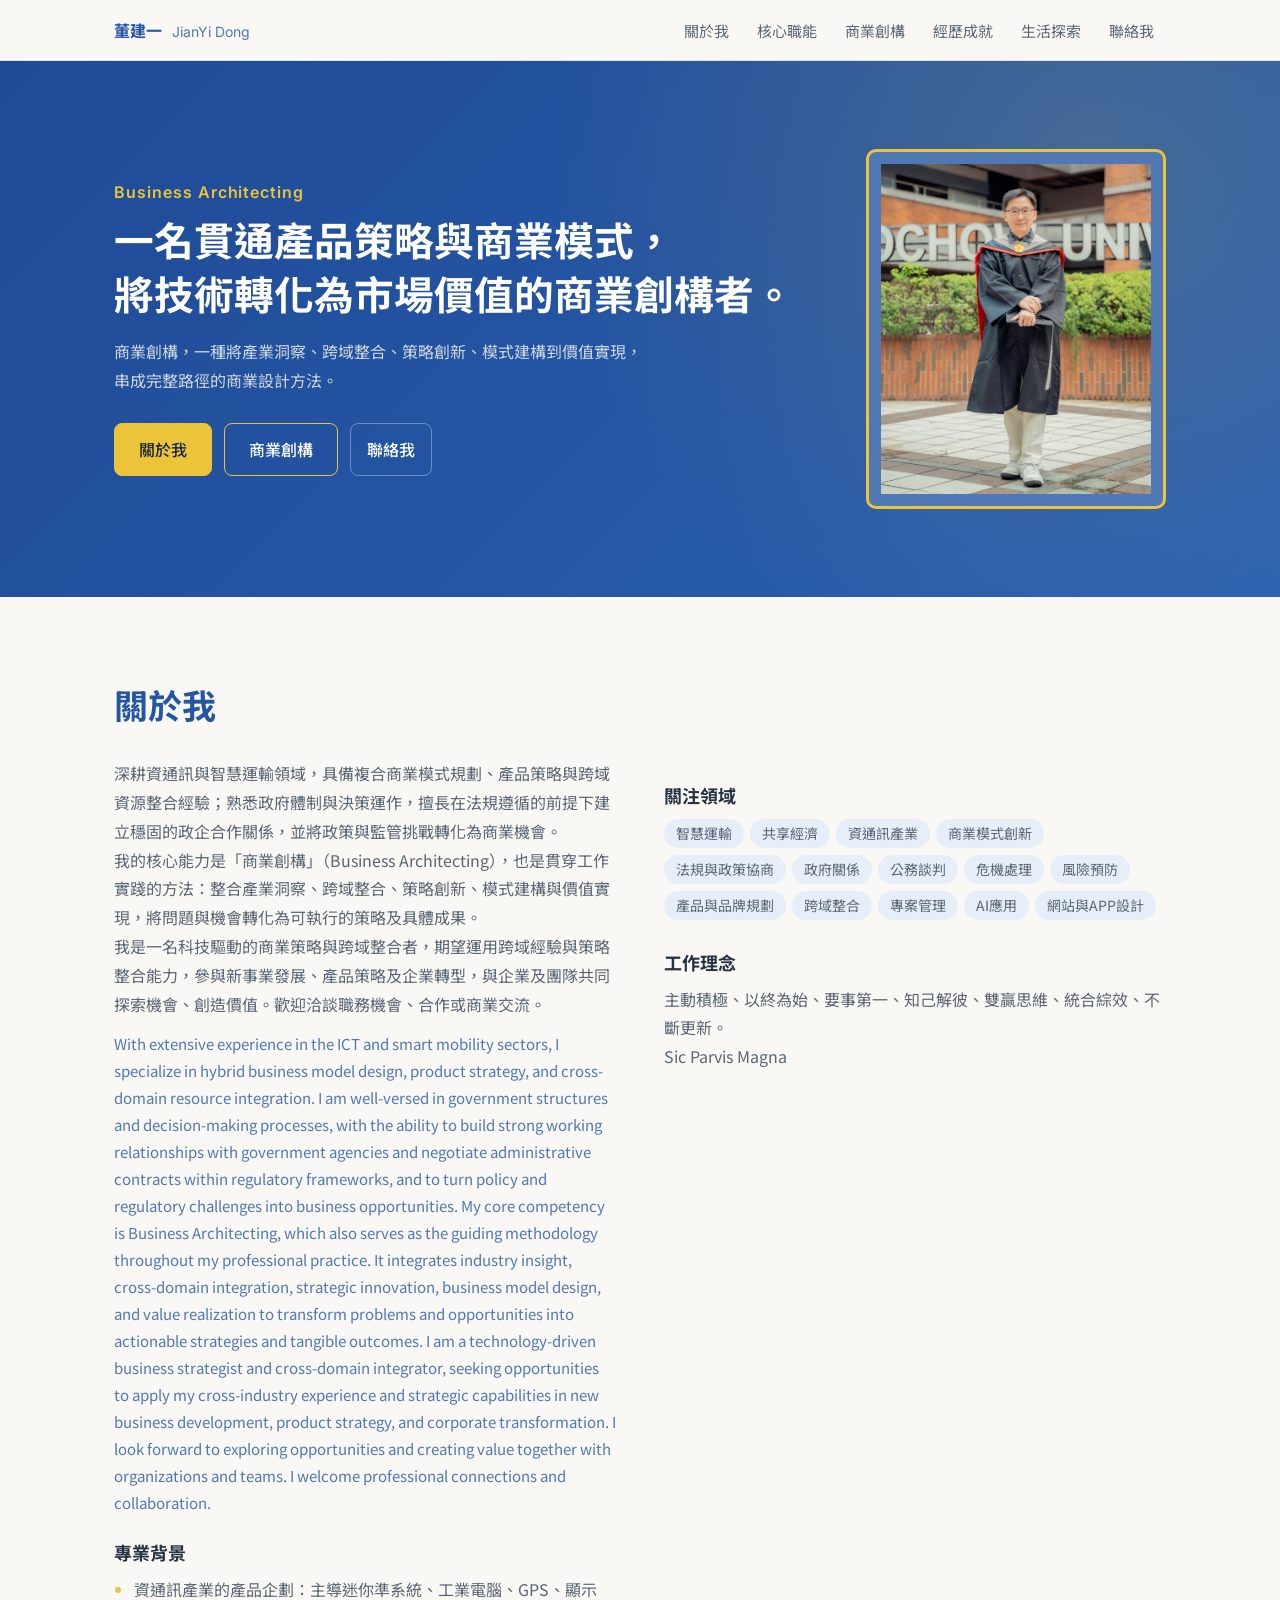
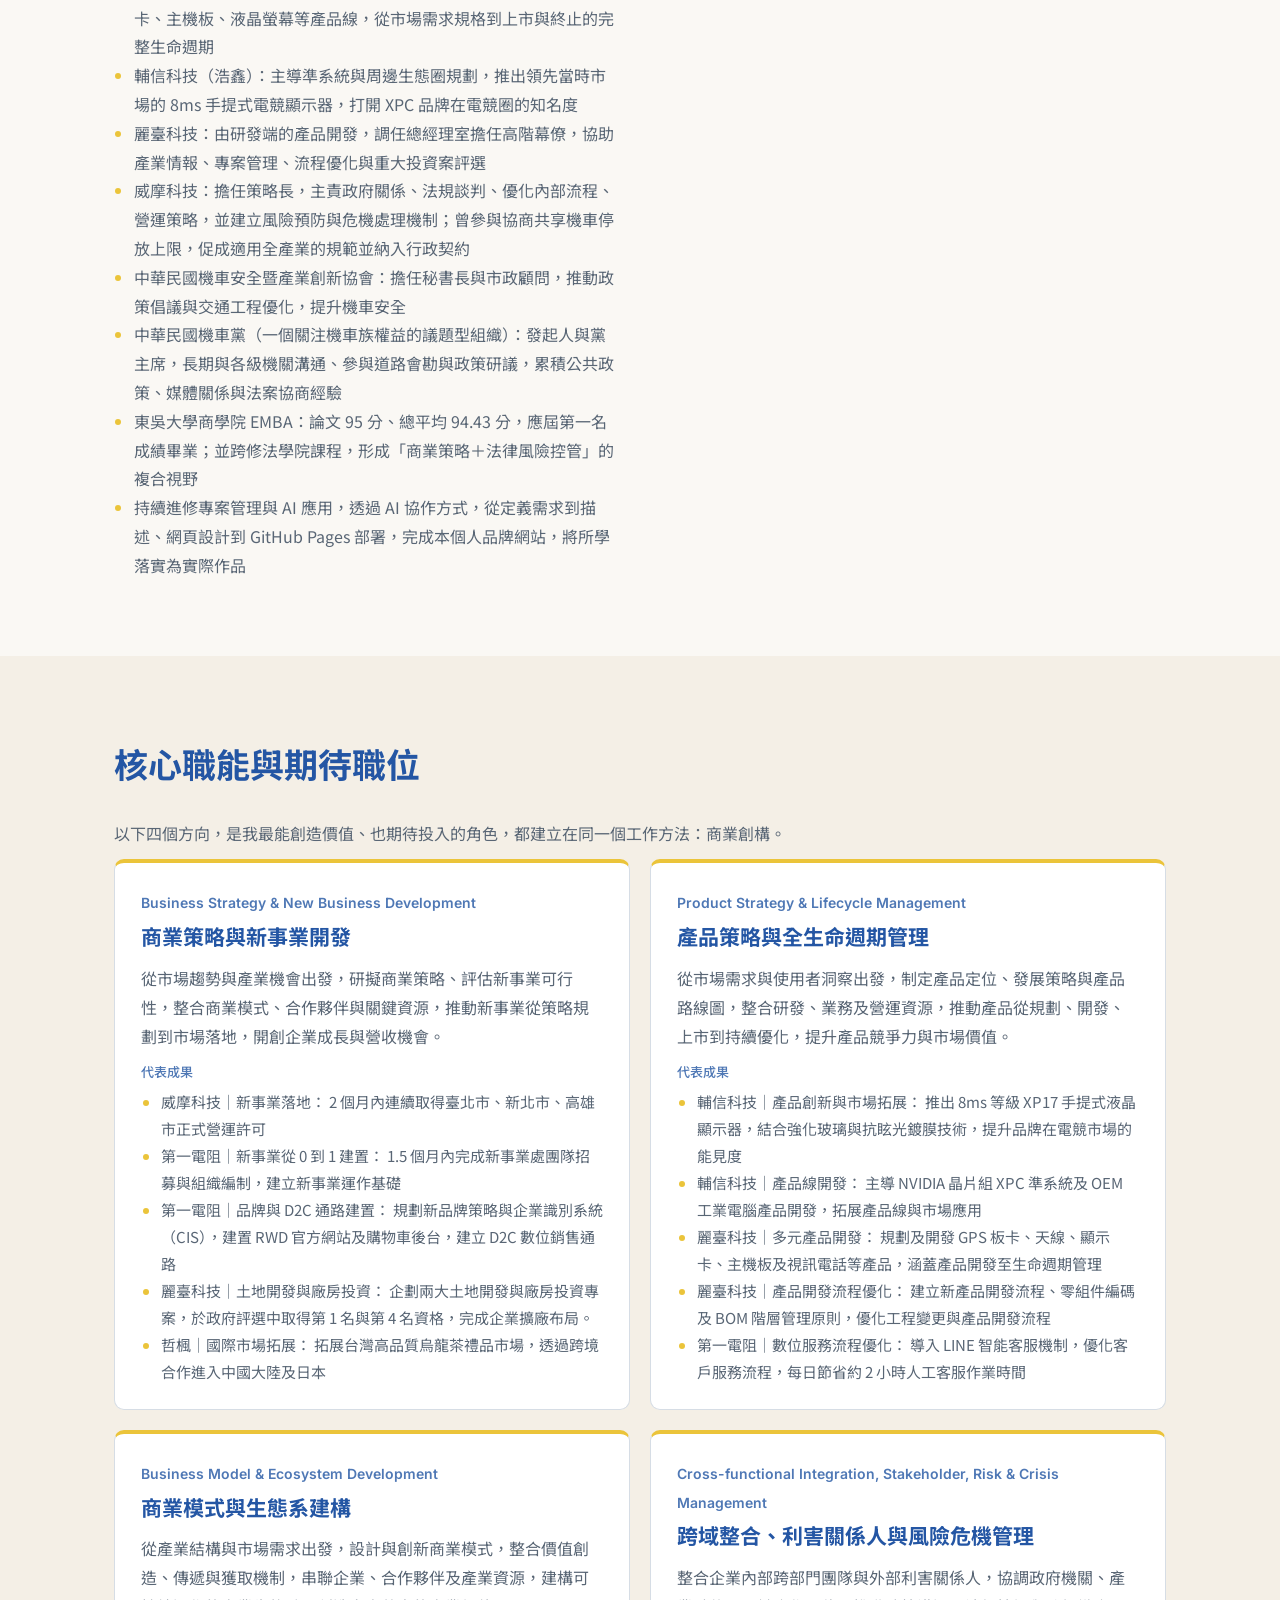
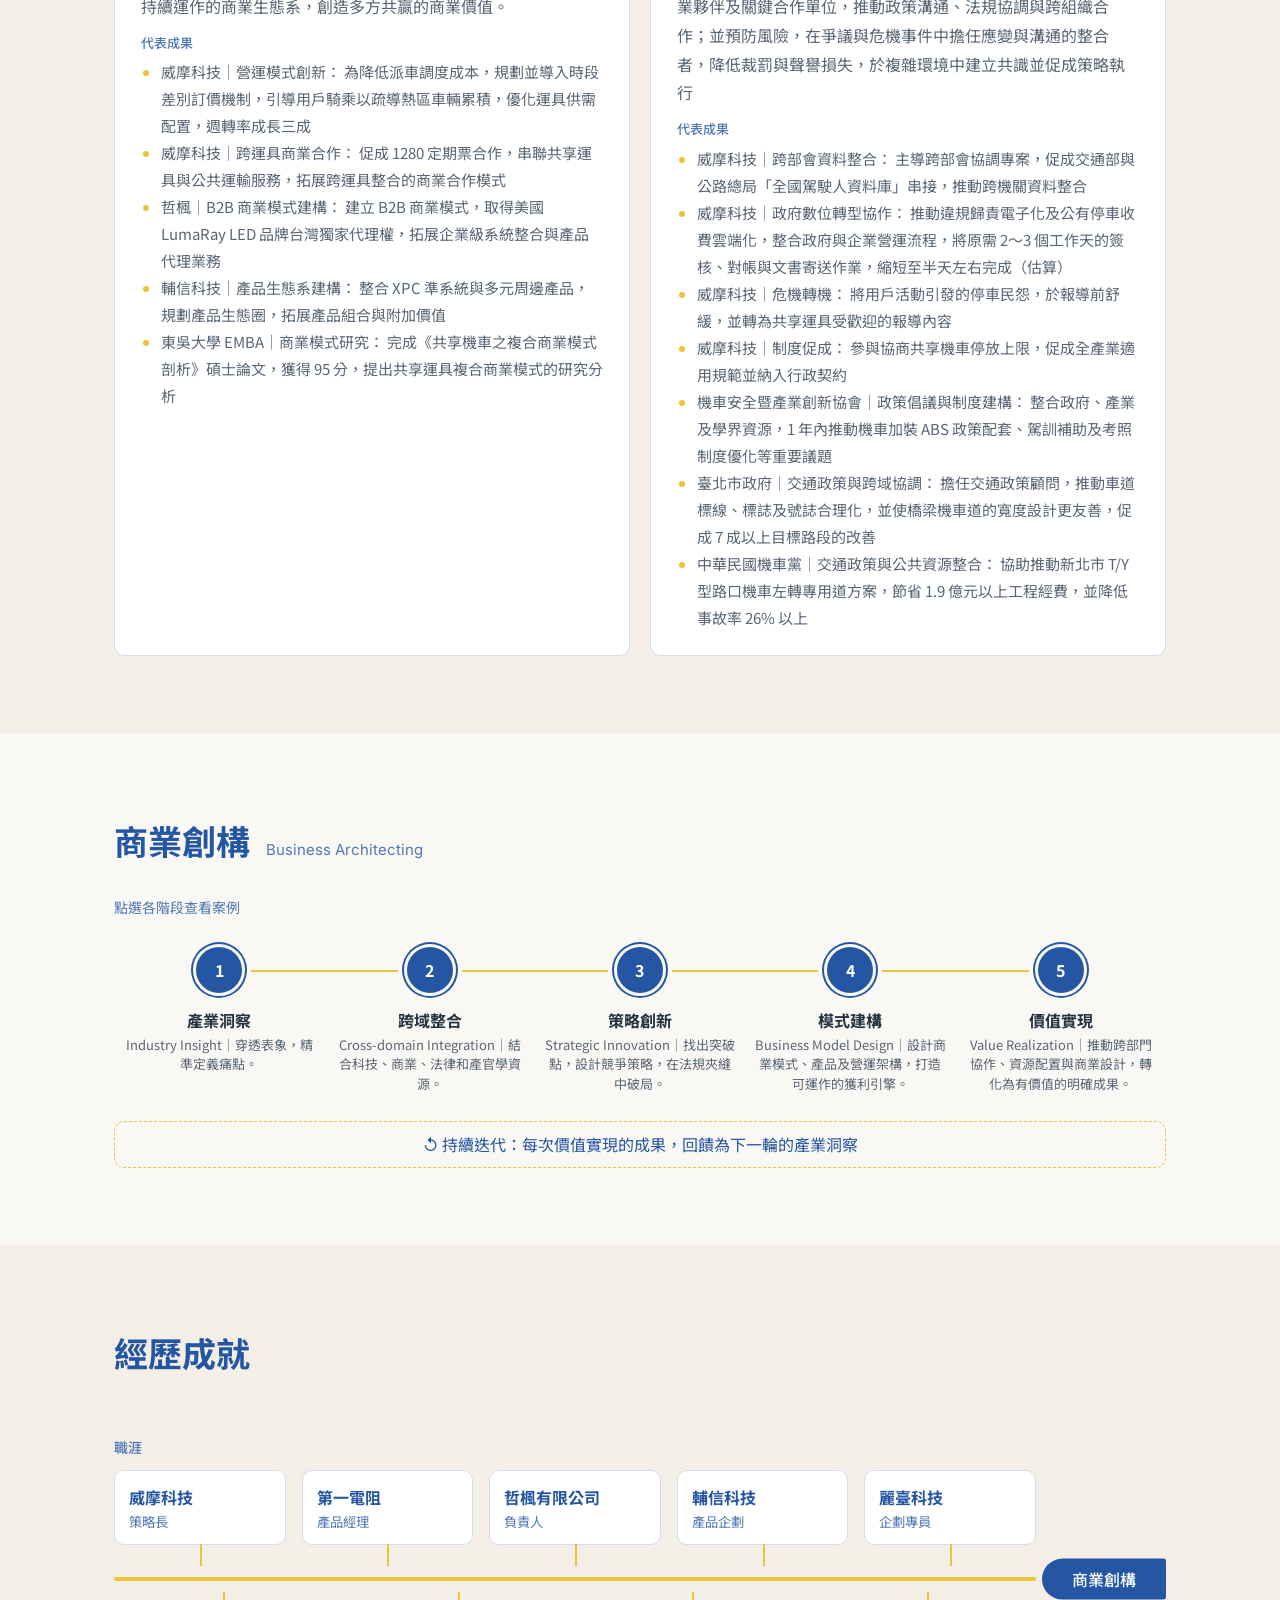
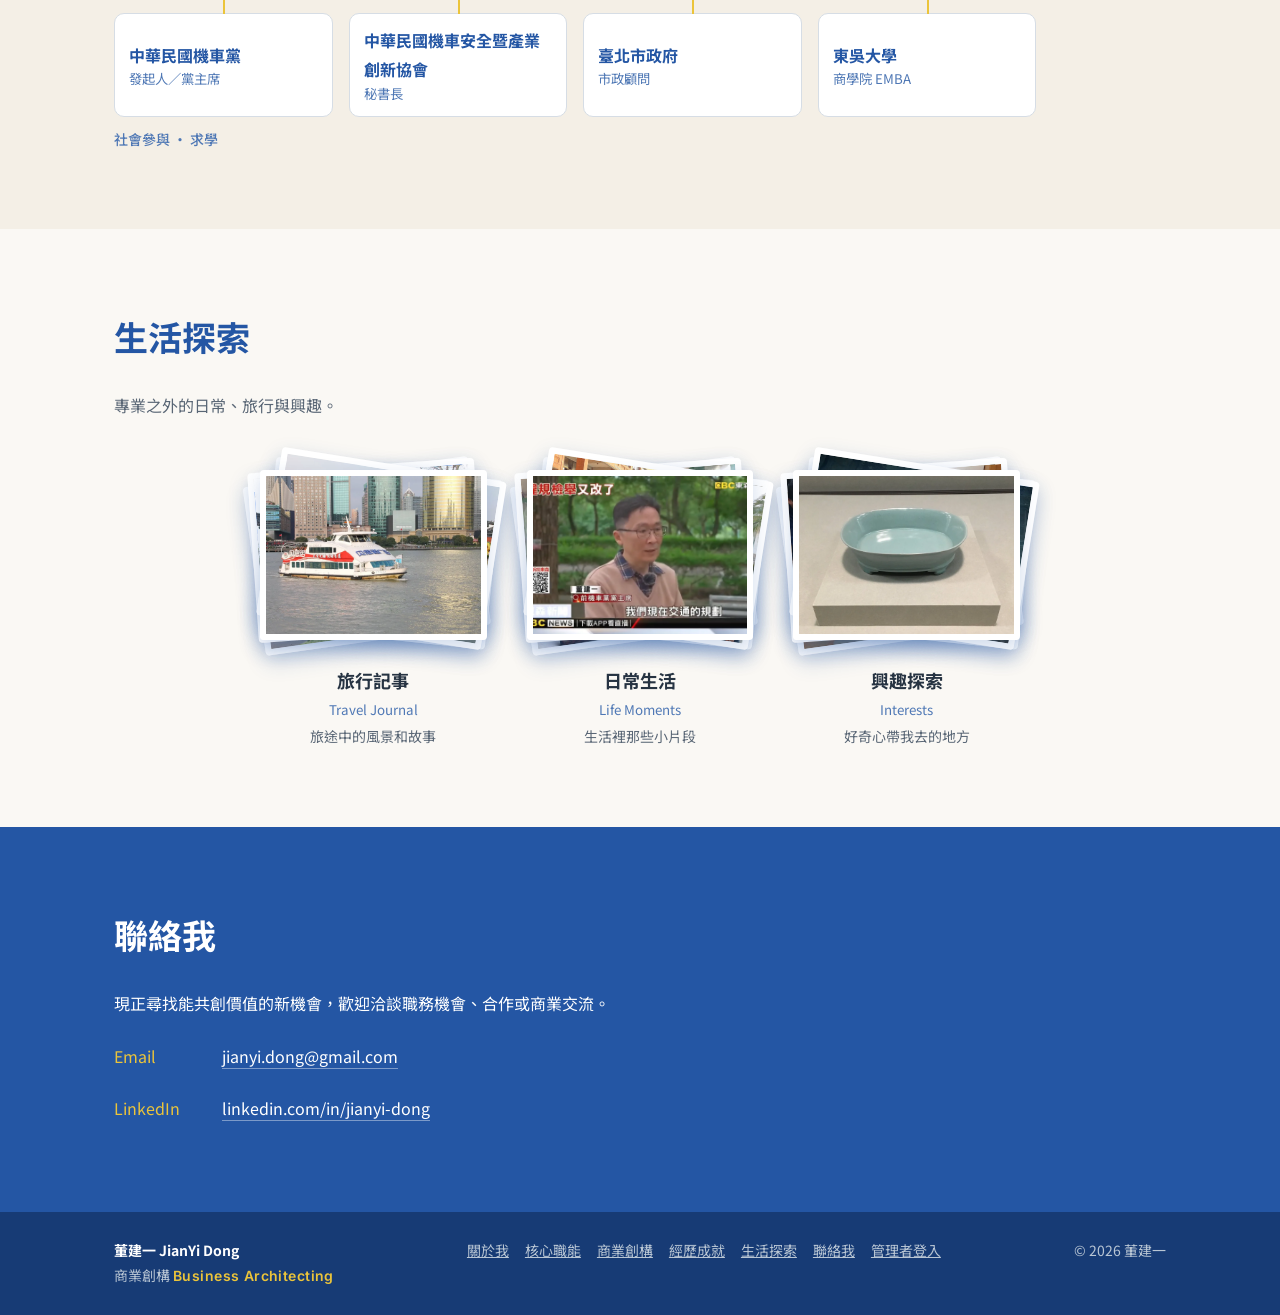
<file: index.html>
<!DOCTYPE html>
<html lang="zh-Hant">
<head>
<meta charset="utf-8"><meta name="viewport" content="width=device-width,initial-scale=1,viewport-fit=cover">
<title>董建一 JianYi Dong｜商業創構 Business Architecting</title>
<meta name="description" content="董建一（JianYi Dong），一名貫通產品策略與商業模式，將技術轉化為市場價值的商業創構者。深耕資通訊與智慧運輸，擅長在法規遵循前提下建立政企合作。"><meta name="author" content="董建一 JianYi Dong"><meta name="robots" content="index,follow,max-image-preview:large"><meta name="theme-color" content="#2456A4"><meta property="og:title" content="董建一 JianYi Dong｜商業創構 Business Architecting"><meta property="og:description" content="董建一（JianYi Dong），一名貫通產品策略與商業模式，將技術轉化為市場價值的商業創構者。深耕資通訊與智慧運輸，擅長在法規遵循前提下建立政企合作。"><meta property="og:type" content="profile"><meta property="og:locale" content="zh_TW"><meta property="og:site_name" content="董建一 JianYi Dong"><meta property="og:image" content="https://bryandong-roc.github.io/assets/images/og-v2.jpg"><meta property="og:image:width" content="1200"><meta property="og:image:height" content="630"><meta property="og:image:alt" content="董建一 JianYi Dong｜商業創構 Business Architecting"><meta property="og:url" content="https://bryandong-roc.github.io/"><meta name="twitter:card" content="summary_large_image"><meta name="twitter:title" content="董建一 JianYi Dong｜商業創構 Business Architecting"><meta name="twitter:description" content="董建一（JianYi Dong），一名貫通產品策略與商業模式，將技術轉化為市場價值的商業創構者。深耕資通訊與智慧運輸，擅長在法規遵循前提下建立政企合作。"><meta name="twitter:image" content="https://bryandong-roc.github.io/assets/images/og-v2.jpg"><script type="application/ld+json">{"@context": "https://schema.org", "@type": "ProfilePage", "url": "https://bryandong-roc.github.io/", "mainEntity": {"@type": "Person", "name": "董建一", "url": "https://bryandong-roc.github.io/", "alternateName": "JianYi Dong", "description": "董建一（JianYi Dong），一名貫通產品策略與商業模式，將技術轉化為市場價值的商業創構者。深耕資通訊與智慧運輸，擅長在法規遵循前提下建立政企合作。", "email": "jianyi.dong@gmail.com", "alumniOf": {"@type": "CollegeOrUniversity", "name": "東吳大學"}, "knowsAbout": ["商業創構", "Business Architecting", "商業模式創新", "AI 應用","專案管理","網頁與APP設計","智慧運輸", "共享經濟", "資通訊產業", "產品企劃", "政府關係", "法規協商", "危機處理", "風險預防", "跨域整合"], "sameAs": ["https://www.linkedin.com/in/jianyi-dong/"]}}</script>
<link rel="icon" href="assets/icons/favicon.svg" type="image/svg+xml"><link rel="icon" href="assets/icons/favicon.ico" sizes="48x48"><link rel="apple-touch-icon" href="assets/icons/apple-touch-icon.png"><link rel="canonical" href="https://bryandong-roc.github.io/"><link rel="preconnect" href="https://fonts.googleapis.com"><link rel="preconnect" href="https://fonts.gstatic.com" crossorigin>
<link href="https://fonts.googleapis.com/css2?family=Inter:wght@400;600&family=Noto+Sans+TC:wght@400;500;700&display=swap" rel="stylesheet">
<link rel="stylesheet" href="styles/main.css">
</head>
<body>
<header><div class="wrap bar"><a class="logo" href="#home">董建一 <span>JianYi Dong</span></a>
<button id="mbtn" aria-expanded="false" aria-controls="nav" aria-label="選單"><svg viewBox="0 0 24 24" width="22" height="22" aria-hidden="true"><path d="M3 6h18M3 12h18M3 18h18" stroke="currentColor" stroke-width="2.2" stroke-linecap="round"/></svg></button>
<nav id="nav"><a href="#about">關於我</a><a href="#roles">核心職能</a><a href="#architecting">商業創構</a><a href="#journey">經歷成就</a><a href="#life">生活探索</a><a href="#contact">聯絡我</a></nav></div></header>
<main><noscript><section><div class="wrap"><h2>董建一 JianYi Dong</h2><p>一名貫通產品策略與商業模式，將技術轉化為市場價值的商業創構者。</p><p>商業創構，一種將產業洞察、跨域整合、策略創新、模式建構到價值實現，串成完整路徑的商業設計方法。</p><p>深耕資通訊與智慧運輸領域，具備複合商業模式規劃、產品策略與跨域資源整合經驗；熟悉政府體制與決策運作，擅長在法規遵循的前提下建立穩固的政企合作關係，並將政策與監管挑戰轉化為商業機會。我的核心能力是「商業創構」（Business Architecting），也是貫穿工作實踐的方法：整合產業洞察、跨域整合、策略創新、模式建構與價值實現，將問題與機會轉化為可執行的策略及具體成果。我是一名科技驅動的商業策略與跨域整合者，期望運用跨域經驗與策略整合能力，參與新事業發展、產品策略及企業轉型，與企業及團隊共同探索機會、創造價值。歡迎洽談職務機會、合作或商業交流。</p><ul><li>商業策略與新事業開發 Business Strategy & New Business Development</li><li>產品策略與全生命週期管理 Product Strategy & Lifecycle Management</li><li>商業模式與生態系建構 Business Model & Ecosystem Development</li><li>跨域整合、利害關係人與風險危機管理 Cross-functional Integration, Stakeholder, Risk & Crisis Management</li></ul><ul><li>威摩科技｜策略長</li><li>第一電阻｜產品經理</li><li>哲楓有限公司｜負責人</li><li>輔信科技｜產品企劃</li><li>麗臺科技｜企劃專員｜總經理室幕僚</li><li>中華民國機車安全暨產業創新協會｜秘書長</li><li>臺北市政府｜市政顧問</li><li>東吳大學｜商學院 EMBA</li><li>中華民國機車黨｜發起人／黨主席</li></ul><p>請啟用 JavaScript 以查看完整互動內容。</p></div></section></noscript>
<section id="home" class="hero"><div class="wrap hgrid"><div>
<p class="en">Business Architecting</p><h1 id="h-tag"></h1><p id="h-intro" class="intro"></p>
<div class="btns"><a class="btn fill" href="#about">關於我</a><a class="btn" href="#architecting">商業創構</a><a class="btn ghost" href="#contact">聯絡我</a></div></div>
<div class="photo" id="photo" aria-label="個人照片"></div></div></section>
<section id="about"><div class="wrap"><h2>關於我</h2><div class="two"><div><p id="a-intro"></p><p class="en-sum" lang="en">With extensive experience in the ICT and smart mobility sectors, I specialize in hybrid business model design, product strategy, and cross-domain resource integration. I am well-versed in government structures and decision-making processes, with the ability to build strong working relationships with government agencies and negotiate administrative contracts within regulatory frameworks, and to turn policy and regulatory challenges into business opportunities. My core competency is Business Architecting, which also serves as the guiding methodology throughout my professional practice. It integrates industry insight, cross-domain integration, strategic innovation, business model design, and value realization to transform problems and opportunities into actionable strategies and tangible outcomes. I am a technology-driven business strategist and cross-domain integrator, seeking opportunities to apply my cross-industry experience and strategic capabilities in new business development, product strategy, and corporate transformation. I look forward to exploring opportunities and creating value together with organizations and teams. I welcome professional connections and collaboration.</p><h3>專業背景</h3><ul id="a-bg"></ul></div><div><h3>關注領域</h3><p id="a-focus" class="tags"></p><h3>工作理念</h3><p id="a-phil"></p></div></div></div></section>
<section id="roles" class="alt"><div class="wrap"><h2>核心職能與期待職位</h2><p class="lead" id="r-lead"></p><div class="rgrid" id="r-cards"></div></div></section>
<section id="architecting"><div class="wrap"><h2>商業創構 <small>Business Architecting</small></h2><p id="b-def" class="lead"></p><p class="hint">點選各階段查看案例</p><ol class="chain" id="chain"></ol><p class="loop">↺ 持續迭代：每次價值實現的成果，回饋為下一輪的產業洞察</p></div></section>
<section id="journey" class="alt"><div class="wrap"><h2>經歷成就</h2><div class="chips" id="t-chips"></div><div class="fish" id="tl"></div></div></section>

<section id="life"><div class="wrap"><h2>生活探索</h2><p class="lead">專業之外的日常、旅行與興趣。</p><div class="chips" id="l-chips"></div><div class="cards" id="l-cards"></div></div></section>
<section id="contact" class="dark"><div class="wrap"><h2>聯絡我</h2><p class="lead">現正尋找能共創價值的新機會，歡迎洽談職務機會、合作或商業交流。</p><ul class="clist" id="clist"></ul></div></section>
</main>
<footer><div class="wrap fgrid"><div><b>董建一 JianYi Dong</b><br>商業創構 <span class="ft-en">Business Architecting</span></div><div class="flinks"><a href="#about">關於我</a><a href="#roles">核心職能</a><a href="#architecting">商業創構</a><a href="#journey">經歷成就</a><a href="#life">生活探索</a><a href="#contact">聯絡我</a><a href="https://app.pagescms.org" target="_blank" rel="noopener">管理者登入</a></div><div class="copy">© <span id="yr"></span> 董建一</div></div></footer>
<button id="top" aria-label="回到頁首" hidden>↑</button>
<dialog id="dlg" aria-labelledby="d-title"><button id="d-x" aria-label="關閉">×</button><div id="d-body"></div></dialog>
<script src="scripts/content-loader.js"></script><script src="scripts/main.js"></script>
</body></html>
</file>
<file: styles/main.css>
:root{--navy:#2456A4;--blue:#4F78B5;--mist:#E6EEF9;--bg:#FAF8F4;--gold:#EBC43A;--ink:#263342;--txt:#596675;--r:10px;--sans:"Noto Sans TC","Inter",system-ui,sans-serif}
*{box-sizing:border-box;margin:0}html{scroll-behavior:smooth;scroll-padding-top:68px}
body{font-family:var(--sans);background:var(--bg);color:var(--txt);line-height:1.8;overflow-x:hidden}
h1,h2,h3,b{color:var(--ink)}a{color:inherit}button{font:inherit;cursor:pointer}:focus-visible{outline:3px solid var(--gold);outline-offset:2px}
.wrap{max-width:1100px;margin:0 auto;padding:0 24px}section{padding:77px 0}.alt{background:#F4EFE6}
h2{font-size:clamp(26px,3.4vw,34px);color:var(--navy);margin-bottom:24px}h2 small{font:400 15px Inter,sans-serif;color:var(--blue);margin-left:8px}h3{margin:20px 0 6px;font-size:18px}
.lead{max-width:680px;margin-bottom:12px}.hint{font-size:14px;color:var(--blue);margin-bottom:24px}.tags span{display:inline-block;background:var(--mist);padding:2px 12px;border-radius:99px;margin:0 6px 6px 0;font-size:14px}
header{position:sticky;top:0;z-index:20;background:rgba(250,248,244,.94);backdrop-filter:blur(8px);border-bottom:1px solid #dde3ea}
.bar{display:flex;align-items:center;justify-content:space-between;height:60px}.logo{font-weight:700;color:var(--navy);text-decoration:none}.logo span{font:400 14px Inter;color:var(--blue);margin-left:6px}
nav{display:flex;gap:4px}nav a{padding:6px 12px;border-radius:6px;text-decoration:none;font-size:15px}nav a:hover{background:var(--mist);color:var(--navy)}#mbtn{display:none;border:1px solid var(--blue);background:none;border-radius:6px;padding:6px 8px;color:var(--navy);line-height:0}
.hero{background:radial-gradient(circle at 85% 18%,rgba(235,196,58,.16),transparent 46%),linear-gradient(135deg,#1F4A96,#2456A4 55%,#2C62B3);padding:88px 0}.hgrid{display:grid;grid-template-columns:1fr 300px;gap:56px;align-items:center}.hero *{color:#fff}
.en{font:600 16px Inter;color:var(--gold)!important;letter-spacing:.06em}.hero h1{font-size:clamp(20px,3.1vw,40px);line-height:1.35;margin:10px 0 18px;word-break:keep-all;overflow-wrap:anywhere;text-wrap:balance}.intro{color:#cfd9e3!important;max-width:620px;word-break:keep-all;overflow-wrap:anywhere;text-wrap:pretty}
.btns{display:flex;gap:12px;flex-wrap:wrap;margin-top:28px}.btn{padding:11px 24px;border-radius:8px;border:1.5px solid var(--gold);text-decoration:none;font-weight:500;background:none}.btn.fill{background:var(--gold);color:#16263F!important}.btn.ghost{border-color:#ffffff55}
.photo{grid-template-columns:100%;grid-template-rows:100%;width:300px;height:360px;border-radius:var(--r);border:3px solid var(--gold);background:var(--blue);display:grid;place-items:center;overflow:hidden;font-size:14px;text-align:center;padding:12px}.photo img{width:100%;height:100%;object-fit:cover;object-position:50% 94%}
.two{display:grid;grid-template-columns:1fr 1fr;gap:48px}ul{padding-left:20px}li::marker{color:var(--gold)}
.chips{display:flex;gap:8px;flex-wrap:wrap;margin-bottom:28px}.chips button{border:1px solid var(--blue);background:#fff;border-radius:99px;padding:3px 16px;color:var(--navy)}.chips button[aria-pressed=true]{background:var(--navy);color:#fff;border-color:var(--navy)}
.tl{list-style:none;padding:0 0 0 22px;border-left:2px solid var(--gold)}.tl li{position:relative;margin-bottom:14px}.tl li::before{content:"";position:absolute;left:-30px;top:20px;width:12px;height:12px;border-radius:50%;background:var(--gold);border:2px solid var(--mist)}
.tl button,.card{width:100%;text-align:left;background:#fff;border:1px solid #d6dde5;border-radius:var(--r);padding:16px 20px;display:block;transition:.2s}.tl button:hover,.card:hover{border-color:var(--gold);box-shadow:0 6px 20px rgba(36,86,164,.1)}
.tl small,.card small{color:var(--blue);display:block}.tl b,.card b{display:block;font-size:18px}
.cards{display:grid;grid-template-columns:repeat(3,1fr);gap:20px}.card{padding:0;overflow:hidden;display:flex;flex-direction:column}.card img{width:100%;aspect-ratio:16/9;object-fit:cover}.card div{padding:16px 20px}.empty{grid-column:1/-1;color:var(--blue)}
.chain{list-style:none;padding:0;display:grid;grid-template-columns:repeat(5,1fr);gap:0}.chain>li{position:relative;padding:0 8px}
.chain>li::after{content:"";position:absolute;top:26px;left:calc(50% + 32px);width:calc(100% - 64px);height:2px;background:var(--gold)}.chain>li:last-child::after{display:none}
.chain summary{list-style:none;cursor:pointer;text-align:center}.chain summary::-webkit-details-marker{display:none}
.chain .dot{width:52px;height:52px;border-radius:50%;background:var(--navy);color:#fff;display:grid;place-items:center;margin:0 auto 10px;font-weight:700;border:3px solid var(--bg);box-shadow:0 0 0 2px var(--navy)}
.chain details[open] .dot,.chain summary:hover .dot{background:var(--gold);color:var(--navy);box-shadow:0 0 0 2px var(--gold)}
.chain summary b{display:block}.chain summary small{display:block;font-size:13px;line-height:1.5}.chain .cs{background:#fff;border-left:4px solid var(--gold);border-radius:var(--r);padding:12px 12px 12px 28px;margin-top:12px;font-size:14px;text-align:left}
.loop{margin-top:28px;text-align:center;border:1px dashed var(--gold);border-radius:var(--r);padding:8px;color:var(--navy)}
.dark{background:var(--navy)}.dark h2,.dark .lead{color:#fff}.clist{list-style:none;padding:0;max-width:560px}.clist li{display:flex;gap:18px;padding:12px 0;color:#fff}.clist span{color:var(--gold);min-width:90px}.clist a{text-decoration:none}
footer{background:#173B75;color:#b9c6d4;padding:26px 0;font-size:14px}footer b{color:#fff}.fgrid{display:flex;justify-content:space-between;gap:20px;flex-wrap:wrap}.flinks{display:flex;gap:16px}
#top{position:fixed;right:20px;bottom:20px;width:44px;height:44px;border-radius:50%;border:0;background:var(--gold);color:#16263F;font-size:20px;z-index:15}
dialog{border:0;border-radius:14px;width:min(680px,calc(100% - 32px));max-height:88vh;padding:32px;color:var(--txt)}dialog::backdrop{background:#0f1b2b99}#d-x{position:absolute;top:10px;right:14px;border:0;background:none;font-size:28px;color:var(--blue)}
#d-body img{max-width:100%;border-radius:8px;margin:12px 0}#d-body h3{color:var(--navy)}#d-body p{margin:8px 0}
@media(max-width:900px){.cards{grid-template-columns:repeat(2,1fr)}.hgrid{grid-template-columns:1fr}.photo{width:200px;height:240px;order:-1}}
@media(max-width:760px){section{padding:56px 0}.two,.cards{grid-template-columns:1fr}#mbtn{display:block}nav{display:none;position:absolute;top:60px;left:0;right:0;flex-direction:column;background:var(--bg);padding:10px 24px;border-bottom:1px solid #dde3ea}nav.open{display:flex}
.chain{grid-template-columns:1fr}.chain>li{padding:0 0 20px 0}.chain summary{display:flex;gap:14px;align-items:center;text-align:left}.chain .dot{margin:0;flex:none}.chain>li::after{top:54px;left:25px;width:2px;height:calc(100% - 54px)}.chain .cs{margin-left:66px}}
.fish{display:grid;gap:10px;padding-right:130px}.lab{font-size:14px;color:var(--blue);font-weight:500}.row{display:grid;grid-auto-flow:column;grid-auto-columns:1fr;gap:16px}.fi{position:relative;background:#fff;border:1px solid #d6dde5;border-radius:var(--r);padding:12px 14px;text-align:left;transition:.2s}.fi:hover{border-color:var(--gold);box-shadow:0 6px 18px rgba(36,86,164,.1)}.fi b{display:block;color:var(--navy)}.fi small{display:block;color:var(--blue);line-height:1.5}.fi::after{content:"";position:absolute;left:50%;width:2px;height:22px;background:var(--gold)}.up .fi::after{top:100%}.down .fi::after{bottom:100%}.spine{position:relative;height:4px;background:var(--gold);margin:22px 0;border-radius:2px}.spine span{position:absolute;left:100%;top:50%;transform:translateY(-50%);margin-left:6px;width:124px;text-align:center;background:var(--navy);color:#fff;padding:6px 0;border-radius:99px 12px 12px 99px;font-weight:500}
#l-cards .card{border:0;background:linear-gradient(160deg,#fff 25%,#FBF1E2);box-shadow:0 12px 32px rgba(79,120,181,.16);border-radius:58% 42% 52% 48%/50% 46% 54% 50%;text-align:center;align-items:center}#l-cards .card:nth-child(even){border-radius:44% 56% 46% 54%/56% 44% 56% 44%}#l-cards .card:nth-child(3n){border-radius:52% 48% 60% 40%/46% 56% 44% 54%}#l-cards .card div{padding:26px 36px 34px}#l-cards .card img{aspect-ratio:3/2}#l-cards .card:hover{transform:translateY(-4px)}
@media(max-width:900px){.fish{padding-right:0;padding-left:18px;border-left:2px solid var(--gold)}.row{grid-auto-flow:row}.spine,.fi::after{display:none}}
#a-phil{white-space:pre-line}
.btn svg,.soc svg{display:block}.btn.ghost{padding:11px 16px}.soc{display:flex;gap:16px}.clist li{align-items:center}
#l-cards{max-width:780px;margin:0 auto;grid-template-columns:repeat(3,1fr)}#l-cards .card div{padding:20px 24px 28px}.en-sum{font-size:15px;color:var(--blue);margin-top:12px}
@media(max-width:760px){#l-cards{grid-template-columns:1fr;max-width:320px}}
#a-intro{white-space:pre-line}.stk{background:none;border:0;text-align:center;padding:10px 10px 0;cursor:pointer;display:flex;flex-direction:column;align-items:center;gap:2px}.pile{position:relative;width:100%;aspect-ratio:4/3;margin-bottom:22px;display:block}.pile img{position:absolute;inset:0;width:100%;height:100%;object-fit:cover;border:6px solid #fff;border-radius:4px;box-shadow:0 8px 20px rgba(36,86,164,.22);transition:transform .3s}.stk:hover .pile img:last-child{transform:translateY(-6px) rotate(-1deg)}.stk b{color:var(--ink);font-size:18px}.stk small{color:var(--blue)}.stk .d{color:var(--txt);font-size:14px}
.rgrid{display:grid;grid-template-columns:repeat(2,1fr);gap:20px}.role{background:#fff;border:1px solid #d6dde5;border-top:4px solid var(--gold);border-radius:var(--r);padding:24px 26px}.role small{color:var(--blue);font:600 14px Inter,sans-serif}.role h3{margin:2px 0 8px;color:var(--navy);font-size:21px}.role p{margin-bottom:10px}.role .pl{font-size:13px;color:var(--blue);font-weight:500}.role ul{font-size:15px;margin-top:4px}
@media(max-width:760px){.rgrid{grid-template-columns:1fr}}
@media(prefers-reduced-motion:reduce){*{transition:none!important;scroll-behavior:auto!important}}

header{top:env(safe-area-inset-top,0px)}:root{padding-top:env(safe-area-inset-top,0px);padding-bottom:env(safe-area-inset-bottom,0px)}
/* 首頁按鈕與社群圖示：滑過或鍵盤聚焦時，統一變成金色底 */
.btn{transition:background-color .2s,color .2s,border-color .2s,transform .2s}
.hero .btn:hover,.hero .btn:focus-visible,.hero .btn:active{background:var(--gold);border-color:var(--gold);color:#16263F!important;transform:translateY(-2px)}
.hero .btn.fill:hover,.hero .btn.fill:focus-visible,.hero .btn.fill:active{background:#F2D369;border-color:#F2D369}
.hero .btn:hover svg text,.hero .btn:focus-visible svg text{fill:#EBC43A}
.soc a{color:#fff;transition:color .2s}.soc a:hover,.soc a:focus-visible{color:var(--gold)}

.clist a{text-decoration:underline;text-decoration-color:rgba(255,255,255,.4);text-underline-offset:5px}.clist a:hover,.clist a:focus-visible{color:var(--gold);text-decoration-color:var(--gold)}

.flinks{flex-wrap:wrap;row-gap:6px}

.ft-en{color:var(--gold);font-family:Inter,var(--sans);font-weight:600;letter-spacing:.03em}

.en-sum{white-space:pre-line}

#architecting .cs{box-shadow:0 2px 12px rgba(36,86,164,.10)}

/* 彈出視窗：置中、暖色底、金色頂邊 */
dialog{margin:auto;background:#FAF8F4;border-top:6px solid var(--gold);box-shadow:0 24px 60px rgba(15,40,85,.35)}
dialog::backdrop{background:rgba(23,59,117,.55);backdrop-filter:blur(2px)}
#d-x{width:38px;height:38px;border-radius:50%;background:rgba(36,86,164,.08);color:var(--navy);font-size:24px;line-height:1;display:grid;place-items:center;transition:background-color .2s,color .2s}
#d-x:hover,#d-x:focus-visible{background:var(--gold);color:#16263F}
#d-body h3{font-size:24px;color:var(--navy);margin:0 0 4px}
dialog.gal{width:min(820px,calc(100% - 32px));background:#F4EFE6}
.gd{color:var(--txt);margin:0 0 14px}
.gv{position:relative}
#d-body .gv img.main{display:block;width:100%;aspect-ratio:4/3;object-fit:cover;border:8px solid #fff;border-radius:6px;margin:0;background:#fff;box-shadow:0 10px 26px rgba(36,86,164,.22)}
.gv .pv,.gv .nx{position:absolute;top:50%;transform:translateY(-50%);width:42px;height:42px;border-radius:50%;border:0;background:rgba(255,255,255,.92);color:var(--navy);font-size:28px;line-height:1;display:grid;place-items:center;box-shadow:0 4px 14px rgba(0,0,0,.25);transition:background-color .2s}
.gv .pv{left:18px}.gv .nx{right:18px}.gv .pv:hover,.gv .nx:hover,.gv .pv:focus-visible,.gv .nx:focus-visible{background:var(--gold)}
.gcap{display:flex;justify-content:space-between;gap:16px;margin:10px 2px 0;color:var(--txt);font-size:15px}
.thumbs{display:flex;gap:10px;margin-top:12px;flex-wrap:wrap}
.thumbs button{width:76px;aspect-ratio:4/3;padding:0;border:3px solid #fff;border-radius:4px;overflow:hidden;opacity:.6;background:#fff;transition:opacity .2s,border-color .2s}
.thumbs button[aria-current=true]{opacity:1;border-color:var(--gold)}
#d-body .thumbs img{display:block;width:100%;height:100%;object-fit:cover;margin:0;border-radius:0}
@media(max-width:760px){dialog{padding:24px 18px}.gv .pv,.gv .nx{width:36px;height:36px}.thumbs button{width:58px}}

/* 相簿視窗：依視窗高度自動縮放，確保縮圖不被切到 */
dialog.gal{--gw:min(100%,calc((88vh - 290px)*1.3333))}
.gv,.gcap,.thumbs{width:var(--gw);margin-left:auto;margin-right:auto}
.thumbs{justify-content:center}

/* 空白的說明段落不佔版面（例如商業創構區塊已移除定義句） */
.lead:empty{display:none}
/* 小螢幕（約 360px 寬的手機）：標題第二行 17 字維持單行，避免孤字 */
@media(max-width:380px){.hero h1{font-size:18px}}
</file>
